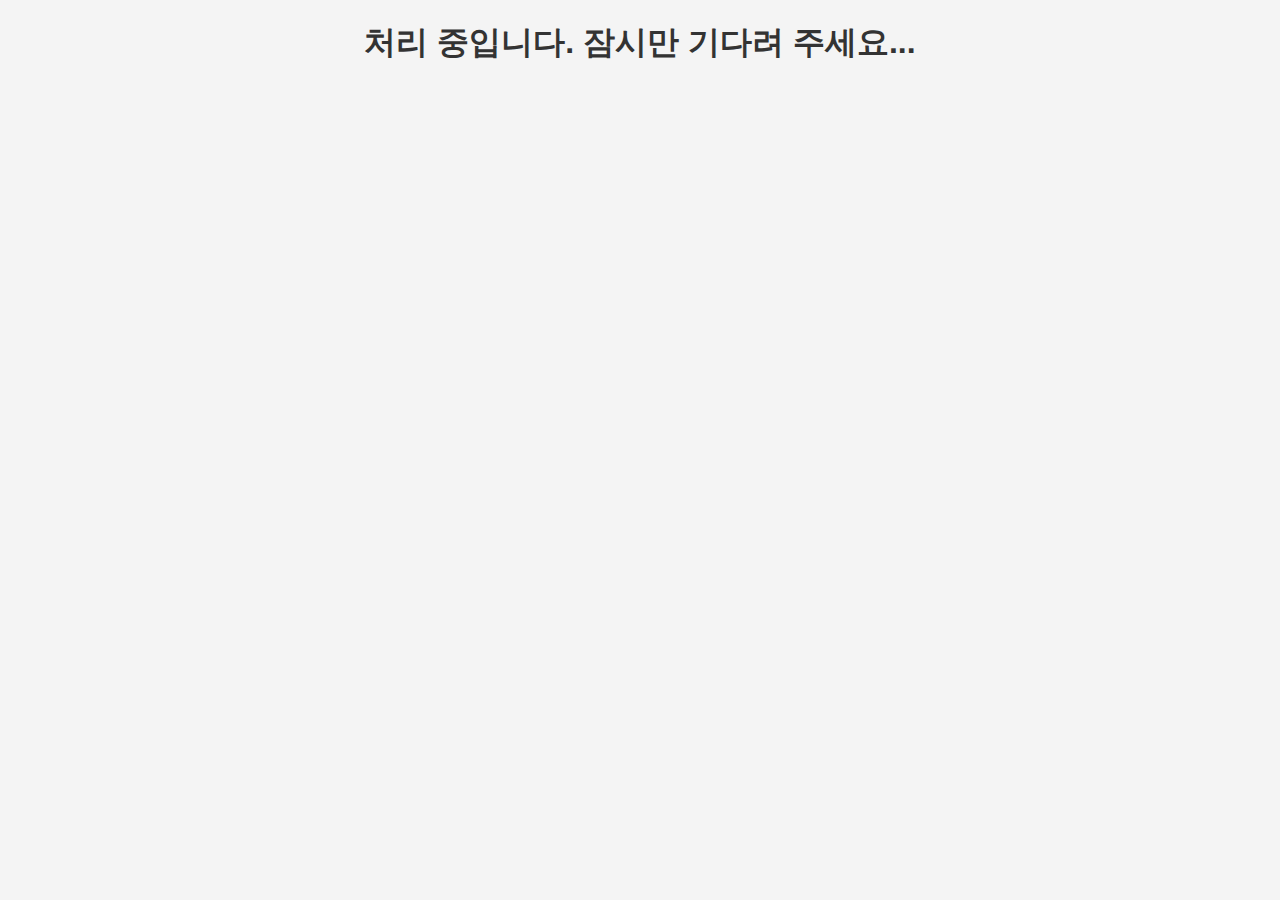
<file: Front/Loading/loading.html>
<!-- loading.html -->
<!DOCTYPE html>
<html lang="ko">
<head>
    <meta charset="UTF-8">
    <meta name="viewport" content="width=device-width, initial-scale=1.0">
    <title>로딩 중...</title>
    <link rel="stylesheet" href="../styles.css">
</head>
<body>
    <h1>처리 중입니다. 잠시만 기다려 주세요...</h1>
    <script src="loading.js"></script>
</body>
</html>
</file>
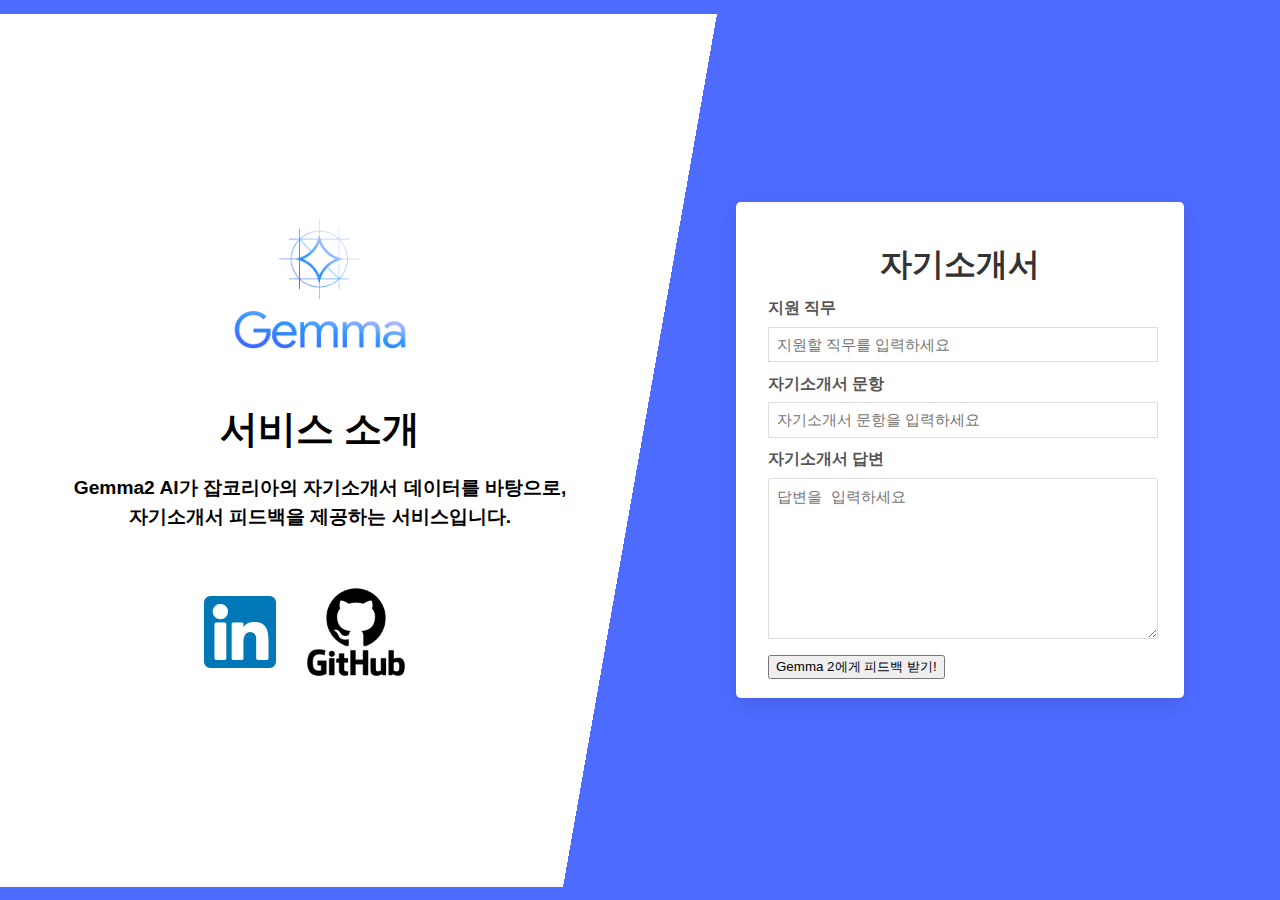
<file: Front/Main/main copy.html>
<!DOCTYPE html>
<html lang="ko">
<head>
    <meta charset="UTF-8">
    <meta name="viewport" content="width=device-width, initial-scale=1.0">
    <title>자기소개서 작성</title>
    <link rel="stylesheet" href="main.css">
</head>
<body>
    <div class="top-line"></div>
    <div class="split-container">
        <div class="left-side">
            <div class="image-container">
                <img src="../images/gemma_logo.png" alt="움직이는 이미지" class="animated-image">
                <div class="service-description">서비스 소개</div>
                <p class="additional-info">
                    Gemma2 AI가 잡코리아의 자기소개서 데이터를 바탕으로,<br>
                    자기소개서 피드백을 제공하는 서비스입니다.
                </p>
                <div class="social-icons">
                    <a href="https://www.linkedin.com/in/minjun-jung-21339b233" target="_blank">
                        <img src="../images/linkedin_icon.png" alt="LinkedIn" class="icon linkedin-icon">
                    </a>
                    <a href="https://github.com/BanApp" target="_blank">
                        <img src="../images/github_icon.png" alt="GitHub" class="icon github-icon">
                    </a>
                </div>
            </div>
        </div>
        <div class="right-side">
            <div class="container">
                <h1>자기소개서</h1>
                <form id="cover-letter-form">
                    <div class="form-group">
                        <label for="job">지원 직무</label>
                        <input type="text" id="job" name="job" placeholder="지원할 직무를 입력하세요" required>
                    </div>
                    <div class="form-group">
                        <label for="question">자기소개서 문항</label>
                        <input type="text" id="question" name="question" placeholder="자기소개서 문항을 입력하세요" required>
                    </div>
                    <div class="form-group">
                        <label for="answer">자기소개서 답변</label>
                        <textarea id="answer" name="answer" rows="8" placeholder="답변을 입력하세요" required></textarea>
                    </div>
                    <button type="submit">Gemma 2에게 피드백 받기!</button>
                </form>
            </div>
        </div>
    </div>
    <div class="bottom-line"></div>

    <!-- 로딩 오버레이 추가 -->
    <div id="loading-overlay">
        <div class="spinner"></div>
        <div class="loading-message">Gemma2가 자기소개서를 분석중입니다.<br>잠시만 기다려 주세요...</div>
    </div>
    <script src="main.js"></script>
</body>
</html>
</file>
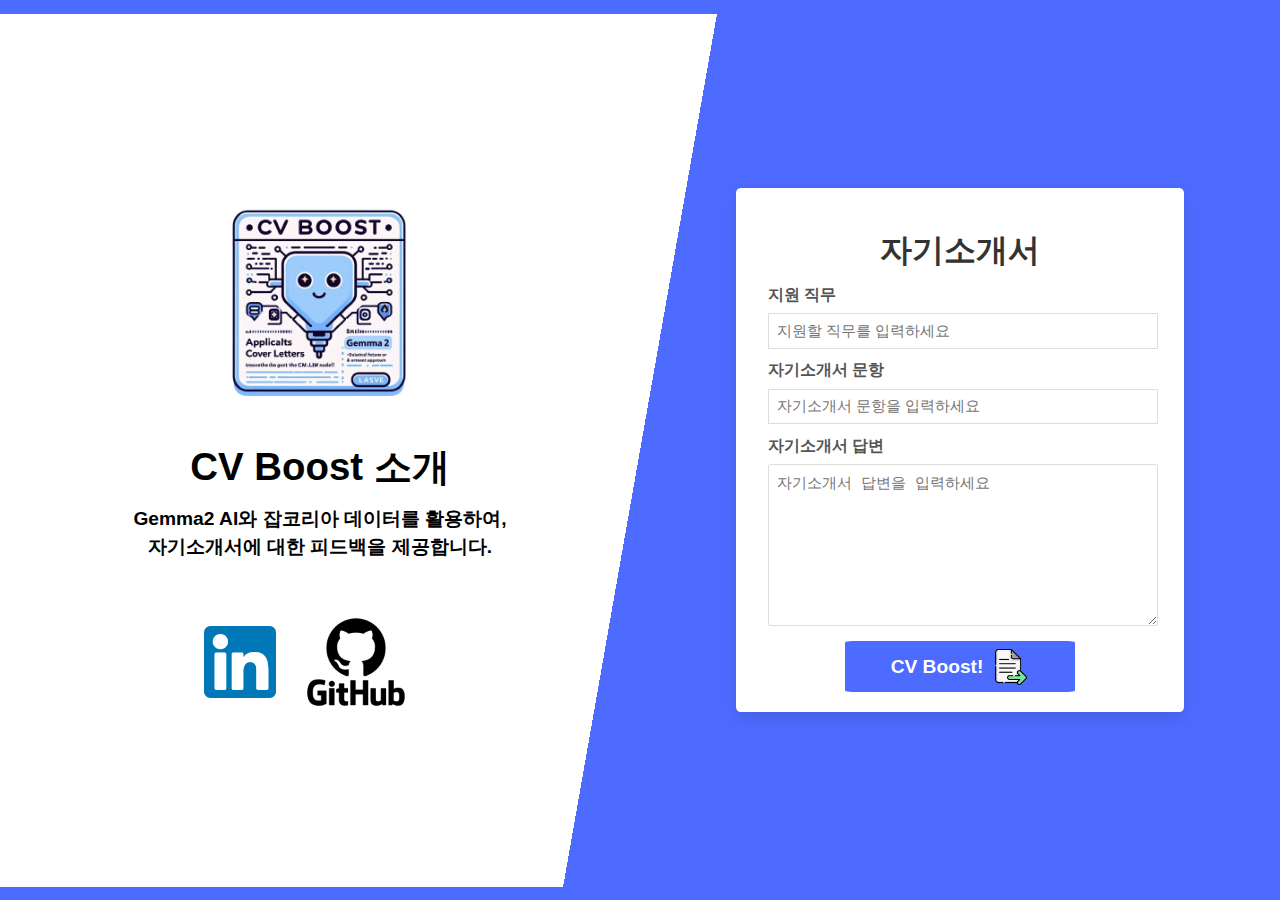
<file: Front/Main/main.html>
<!DOCTYPE html>
<html lang="ko">
<head>
    <meta charset="UTF-8">
    <meta name="viewport" content="width=device-width, initial-scale=1.0">
    <title>자기소개서 작성</title>
    <script>
        // 화면 크기를 감지하여 적절한 CSS 파일을 설정하는 함수
        function getStylesheet() {
            if (window.innerWidth <= 768) {
                return 'main_mobile.css'; // 모바일용 CSS
            } else {
                return 'main.css'; // PC용 CSS
            }
        }

        // 페이지가 로드되기 전에 적절한 CSS 파일을 설정
        document.write('<link id="stylesheet" rel="stylesheet" href="' + getStylesheet() + '">');
    </script>
</head>
<body>
    <div class="top-line"></div>
    <div class="split-container">
        <div class="left-side">
            <div class="image-container">
                <img src="cv_boost.png" alt="움직이는 이미지" class="animated-image">
                <div class="service-description">CV Boost 소개</div>
                <p class="additional-info">
                    Gemma2 AI와 잡코리아 데이터를 활용하여,<br>
                    자기소개서에 대한 피드백을 제공합니다.
                </p>
                <div class="social-icons">
                    <a href="https://www.linkedin.com/in/minjun-jung-21339b233" target="_blank">
                        <img src="linkedin_icon.png" alt="LinkedIn" class="icon linkedin-icon">
                    </a>
                    <a href="https://github.com/BanApp" target="_blank">
                        <img src="github_icon.png" alt="GitHub" class="icon github-icon">
                    </a>
                </div>
            </div>
        </div>
        <div class="right-side">
            <div class="container">
                <h1>자기소개서</h1>
                <form id="cover-letter-form">
                    <div class="form-group">
                        <label for="job">지원 직무</label>
                        <input type="text" id="job" name="job" placeholder="지원할 직무를 입력하세요" required>
                    </div>
                    <div class="form-group">
                        <label for="question">자기소개서 문항</label>
                        <input type="text" id="question" name="question" placeholder="자기소개서 문항을 입력하세요" required>
                    </div>
                    <div class="form-group">
                        <label for="answer">자기소개서 답변</label>
                        <textarea id="answer" name="answer" rows="8" placeholder="자기소개서 답변을 입력하세요" required></textarea>
                    </div>
                    <form action="/submit-feedback" method="post">
                        <button type="submit" class="feedback-button">
                            CV Boost!
                            <img src="file.png" alt="Gemma 2 피드백" />
                        </button>
                    </form>
                </form>
            </div>
        </div>
    </div>
    <div class="bottom-line"></div>

    <!-- 로딩 오버레이 추가 -->
    <div id="loading-overlay">
        <div class="spinner"></div>
        <div class="loading-message">AI가 자기소개서를 분석중입니다.<br>잠시만 기다려 주세요...</div>
    </div>
    <script src="main.js"></script>
</body>
</html>
</file>
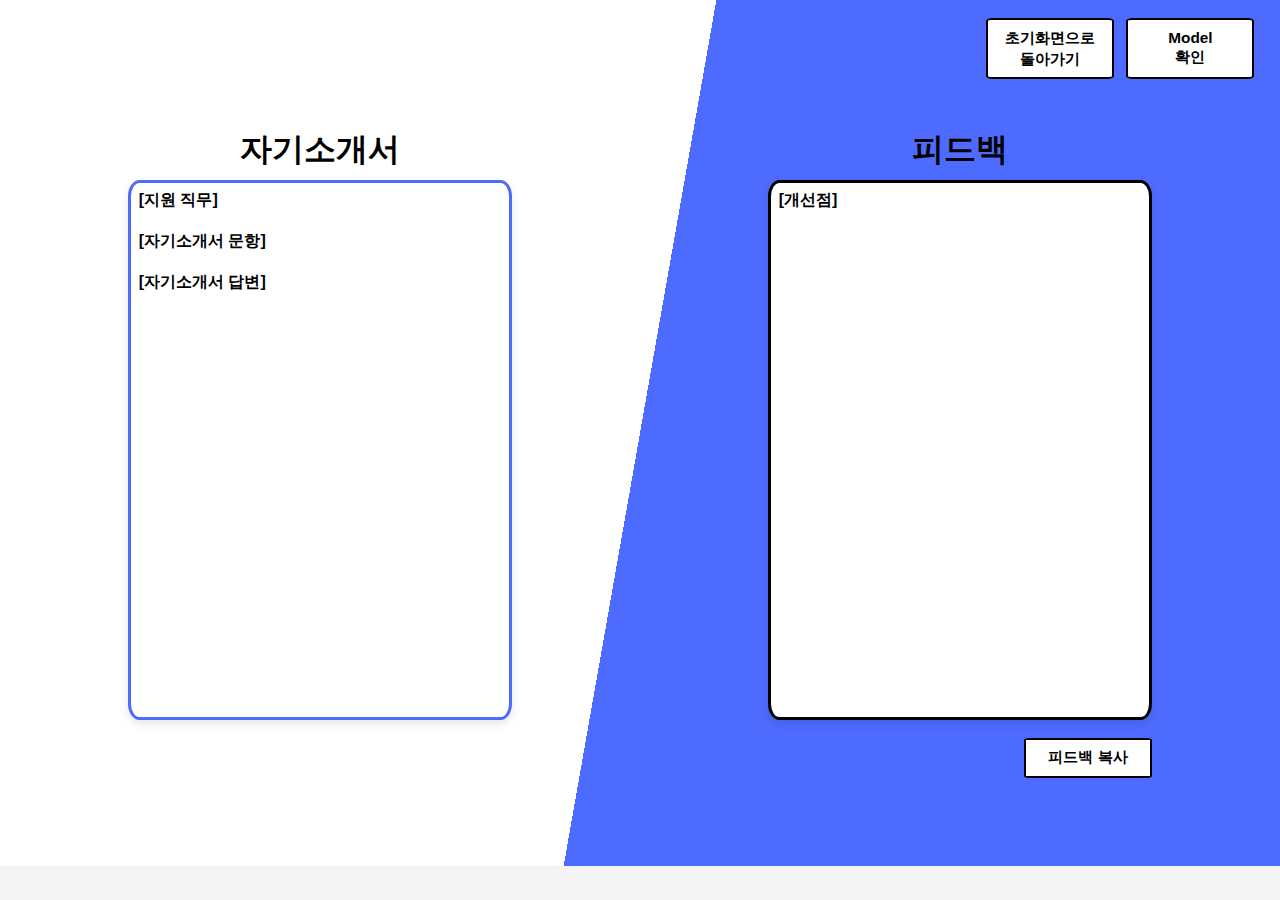
<file: Front/Result/result.html>
<!DOCTYPE html>
<html lang="ko">
<head>
    <meta charset="UTF-8">
    <meta name="viewport" content="width=device-width, initial-scale=1.0">
    <title>자기소개서 피드백 결과</title>
    <script>
        // 화면 크기를 감지하여 적절한 CSS 파일을 설정하는 함수
        function getStylesheet() {
            if (window.innerWidth <= 768) {
                return 'result_mobile.css'; // 모바일용 CSS
            } else {
                return 'result.css'; // PC용 CSS
            }
        }
        // 페이지가 로드된 후 적절한 CSS 파일을 동적으로 추가
        window.addEventListener('load', function() {
            var link = document.createElement('link');
            link.rel = 'stylesheet';
            link.href = getStylesheet();
            document.head.appendChild(link);
        });
    </script>
</head>
<body>
    <div class="top-line"></div>
    
    <!-- 우측 상단에 버튼 배치 -->
    <div class="top-buttons">
        <button id="go-back">초기화면으로<br> 돌아가기</button>
        <button id="save-feedback">Model<br> 확인</button>
    </div>

    <div class="split-container">
        <!-- 왼쪽: 원본 자기소개서 -->
        <div class="left-side">
            <div class="left-title">자기소개서</div>
            <div class="container original-border">
                <div class="form-group">
                    <label for="job">[지원 직무]</label>
                    <p id="job"></p>
                </div>
                <div class="form-group">
                    <label for="question">[자기소개서 문항]</label>
                    <p id="question"></p>
                </div>
                <div class="form-group">
                    <label for="answer">[자기소개서 답변]</label>
                    <p id="answer"></p>
                </div>
            </div>
        </div>
        <!-- 오른쪽: 개선점 -->
        <div class="right-side">
            <div class="right-title">피드백</div>
            <div class="feedback-container">
                <div class="container feedback-border">
                    <div class="form-group">
                        <label for="feedback">[개선점]</label>
                        <p id="feedback"></p>
                    </div>
                </div>
                <!-- 복사 버튼 추가 -->
                <br>
                <button id="copy-feedback">피드백 복사</button>
            </div>
        </div>
    </div>

    <div class="bottom-line"></div>

    <script src="result.js"></script>
</body>
</html>
</file>
<file: Front/styles.css>
/* 기본 스타일 */
body {
    font-family: Arial, sans-serif;
    margin: 0;
    padding: 0;
    height: 100vh;
    display: flex;
    flex-direction: column;
    justify-content: space-between;
    background-color: #f4f4f4;
}

.top-line, .bottom-line {
    width: 100%;
    height: 12px;
    background-color: #4d6bff;
    animation: growLine 1s ease-in-out;
}

.split-container {
    display: flex;
    width: 100%;
    flex-grow: 1;
    background: linear-gradient(110deg, #ffffff 50%, #4d6bff 50%);
}

.left-side, .right-side {
    width: 50%;
    height: 100%;
    overflow: hidden;
}

.left-side {
    display: flex;
    justify-content: center;
    align-items: center;
    position: relative;
}

.image-container {
    display: flex;
    flex-direction: column;
    justify-content: center;
    align-items: center;
    text-align: center;
    position: relative;
    height: 100%;
}

.animated-image {
    max-width: 80%;
    max-height: 60%; /* 이미지를 위로 올리기 위해 높이 조정 */
    margin-bottom: 50px; /* 이미지와 텍스트 사이의 간격 */
    animation: moveImage 3s ease-in-out infinite;
}

.service-description {
    font-size: 32px;
    font-weight: bold;
    color: #000; /* 검정색 텍스트 */
    margin-top: 10px;
}

.additional-info {
    font-size: 24px;
    font-weight: bold;
    color: #333; /* 짙은 회색 텍스트 */
    margin-top: 10px;
    line-height: 1.5; /* 줄 높이 조정 */
}

.right-side {
    display: flex;
    justify-content: center;
    align-items: center;
}

.container {
    padding: 20px 30px;
    border-radius: 10px;
    box-shadow: 0 4px 10px rgba(0, 0, 0, 0.1);
    max-width: 480px;
    width: 100%;
    background-color: #ffffff; /* 하얀색 배경 */
    animation: fadeIn 1s ease-in;
}

h1 {
    text-align: center;
    color: #333;
    margin-bottom: 20px;
}

.form-group {
    margin-bottom: 20px; /* 폼 그룹 사이의 간격을 늘림 */
}

.form-group label {
    display: block;
    font-weight: bold;
    margin-bottom: 10px; /* 레이블과 입력 사이의 간격을 늘림 */
    color: #555;
}

.form-group input,
.form-group textarea {
    width: calc(100% - 20px); /* 입력 폼의 너비를 100%로 설정하고 좌우 여백을 추가 */
    padding: 15px; /* 입력 폼의 안쪽 여백을 키움 */
    border: 1px solid #ddd;
    border-radius: 5px;
    font-size: 18px; /* 입력 폼의 글자 크기를 키움 */
    transition: border-color 0.3s ease, box-shadow 0.3s ease;
}

.form-group input:focus,
.form-group textarea:focus {
    border-color: #4d6bff;
    box-shadow: 0 0 8px rgba(0, 123, 255, 0.6);
}

button {
    width: 100%;
    padding: 10px;
    background-color: #4d6bff;
    color: #ffffff;
    border: none;
    border-radius: 5px;
    font-size: 20px;
    font-weight: bold; /* 글자를 볼드체로 설정 */
    cursor: pointer;
    transition: background-color 0.3s ease, transform 0.3s ease;
}

button:hover {
    background-color: #4d6bff;
    transform: translateY(-3px);
}

button:active {
    transform: translateY(1px);
}

/* 애니메이션 */
@keyframes fadeIn {
    from { opacity: 0; }
    to { opacity: 1; }
}

@keyframes moveImage {
    0%, 100% { transform: scale(1); }
    50% { transform: scale(1.1); }
}

.pulse-animation {
    animation: pulse 10s infinite; /* 애니메이션 속도를 10초로 설정 */
}

@keyframes growLine {
    from { width: 0; }
    to { width: 100%; }
}
</file>
<file: Front/Main/main.css>
/* 기본 스타일 */
body {
    font-family: Arial, sans-serif;
    margin: 0;
    padding: 0;
    height: 100vh;
    display: flex;
    flex-direction: column;
    justify-content: space-between;
    background-color: #f4f4f4;
}

.top-line, .bottom-line {
    width: 100%;
    height: 1.5%; /* 12px을 화면 비율에 맞게 변경 */
    background-color: #4d6bff;
    animation: growLine 1s ease-in-out;
}

.split-container {
    display: flex;
    width: 100%;
    flex-grow: 1;
    background: linear-gradient(100deg, #ffffff 50%, #4d6bff 50%);
}

.left-side, .right-side {
    width: 50%;
    height: 100%;
    overflow: hidden;
}

.left-side {
    display: flex;
    justify-content: center;
    align-items: center;
    position: relative;
}

.image-container {
    display: flex;
    flex-direction: column;
    justify-content: center;
    align-items: center;
    text-align: center;
    position: relative;
    height: 100%;
}

.animated-image {
    max-width: 60%;
    max-height: 40%; /* 60%에서 줄임 */
    margin-bottom: 8%; /* 50px -> 비율로 변경 */
    animation: moveImage 3s ease-in-out infinite;
}

.service-description {
    font-size: 3vw; /* 32px을 화면 비율에 맞게 변경 */
    font-weight: bold;
    color: #000;
    margin-top: 0%; /* 10px -> 비율로 변경 */
}

.additional-info {
    font-size: 1.5vw; /* 24px을 화면 비율에 맞게 변경 */
    font-weight: bold;
    color: #000;
    margin-top: 3%;
    line-height: 1.5;
}

.right-side {
    display: flex;
    justify-content: center;
    align-items: center;
}

.container {
    padding: 3% 5%; /* 20px 30px을 비율로 변경 */
    border-radius: 1%; /* 10px -> 비율 */
    box-shadow: 0 0.4vw 1.25vw rgba(0, 0, 0, 0.1); /* 0 4px 10px */
    max-width: 40vw; /* 480px -> 비율 */
    width: 60%;
    background-color: #ffffff;
    animation: fadeIn 1s ease-in;
}


h1 {
    text-align: center;
    color: #333;
    margin-bottom: 3%;
}

.form-group {
    margin-bottom: 3%;
}

.form-group label {
    display: block;
    font-weight: bold;
    margin-bottom: 2%;
    color: #555;
}

.form-group input,
.form-group textarea {
    width: calc(100% - 3%); /* 여백 비율 적용 */
    padding: 2%; /* 15px -> 비율 */
    border: 1px solid #ddd;
    border-radius: 1%; /* 5px -> 비율 */
    font-size: 1.2vw; /* 글자 크기 비율 적용 */
    transition: border-color 0.3s ease, box-shadow 0.3s ease;
}

.form-group input:focus,
.form-group textarea:focus {
    border-color: #4d6bff;
    box-shadow: 0 0 0.8vw rgba(0, 123, 255, 0.6); /* 8px -> 비율 */
}

.feedback-button {
    width: 60%; /* 버튼의 너비를 부모 요소의 80%로 설정 */
    padding: 2%; /* 버튼의 내부 여백을 부모 요소의 2%로 설정 */
    background-color: #4d6bff; /* 버튼 배경 색상 */
    color: #ffffff; /* 버튼 텍스트 색상 */
    border: none; /* 버튼 테두리 제거 */
    border-radius: 3%; /* 버튼 모서리 둥글게, 비율로 설정 */
    font-size: 1.5vw; /* 버튼 텍스트 크기, 비율로 설정 */
    font-weight: bold; /* 버튼 텍스트 굵게 */
    cursor: pointer; /* 클릭 시 포인터 모양으로 변경 */
    transition: background-color 0.3s ease, transform 0.3s ease; /* 배경색과 변형에 대한 전환 효과 */
    display: flex; /* 버튼 안의 요소들을 수평으로 배치 */
    align-items: center; /* 수직 중앙 정렬 */
    justify-content: center; /* 수평 중앙 정렬 */
    margin: 0 auto; /* 버튼을 가로로 중앙 정렬 */
    gap: 10px;
}

.feedback-button img {
    width: 36px; /* 이미지 크기 조정 */
    height: 36px; /* 이미지 크기 조정 */
}

.feedback-button:hover {
    background-color: #696c7b; /* 마우스 호버 시 배경색 변경 */
    transform: translateY(-0.5%); /* 호버 시 버튼을 위로 이동 */
}

.feedback-button:active {
    transform: translateY(0.2%); /* 클릭 시 버튼을 아래로 이동 */
}

.feedback-button.submitted {
    background-color: #7f7f7f; /* 제출 완료 시 배경색 변경 */
    transform: translateY(0); /* 변형 초기화 */
    transition: background-color 0.3s ease; /* 배경색 전환 효과 */
}

/* 로딩 오버레이 스타일 */
#loading-overlay {
    position: fixed;
    top: 0;
    left: 0;
    width: 100%;
    height: 100%;
    background-color: rgba(0, 0, 0, 0.5);
    display: none;
    justify-content: center;
    align-items: center;
    flex-direction: column;
    text-align: center;
    z-index: 1000;
}

.spinner {
    border: 2vw solid #f3f3f3;
    border-top: 2vw solid #4d6bff;
    border-radius: 50%;
    width: 8vw;
    height: 8vw;
    animation: spin 2s linear infinite;
}

.loading-message {
    margin-top: 2%;
    font-size: 3vw;
    font-weight: bold;
    color: #ffffff;
}

.social-icons {
    display: flex;
    justify-content: space-between;
    align-items: center;
    margin-top: 4vh;
}

.icon {
    width: 8vh;  /* Adjust to your preferred size */
    height: 8vh; /* Adjust to your preferred size */
}

.linked-icon {
    width: auto;  /* Very small size */
    height: auto; /* Very small size */
}

.github-icon {
    width: auto;  /* Very small size */
    height: 10vh; /* Very small size */
}

@keyframes spin {
    0% { transform: rotate(0deg); }
    100% { transform: rotate(360deg); }
}

@keyframes fadeIn {
    from { opacity: 0; }
    to { opacity: 1; }
}

@keyframes moveImage {
    0%, 100% { transform: scale(1); }
    50% { transform: scale(1.1); }
}

@keyframes growLine {
    from { width: 0; }
    to { width: 100%; }
}
</file>
